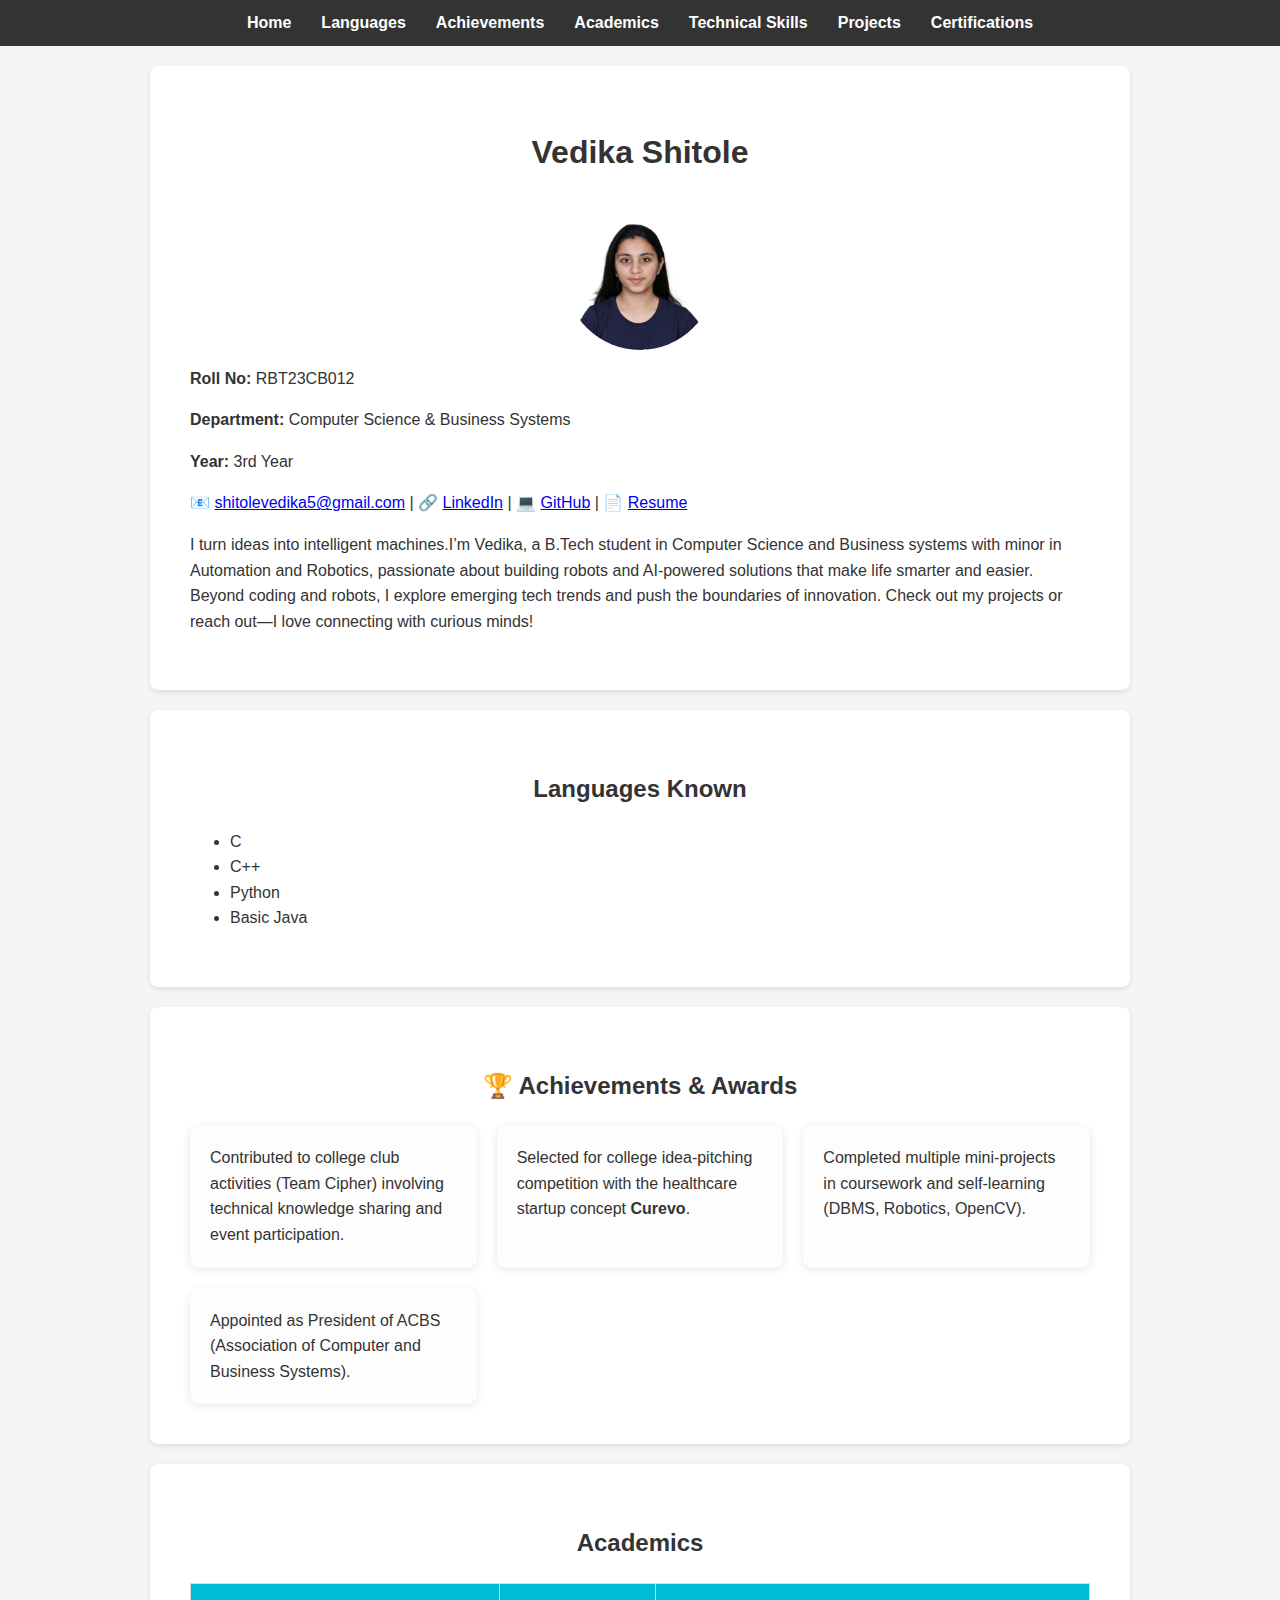
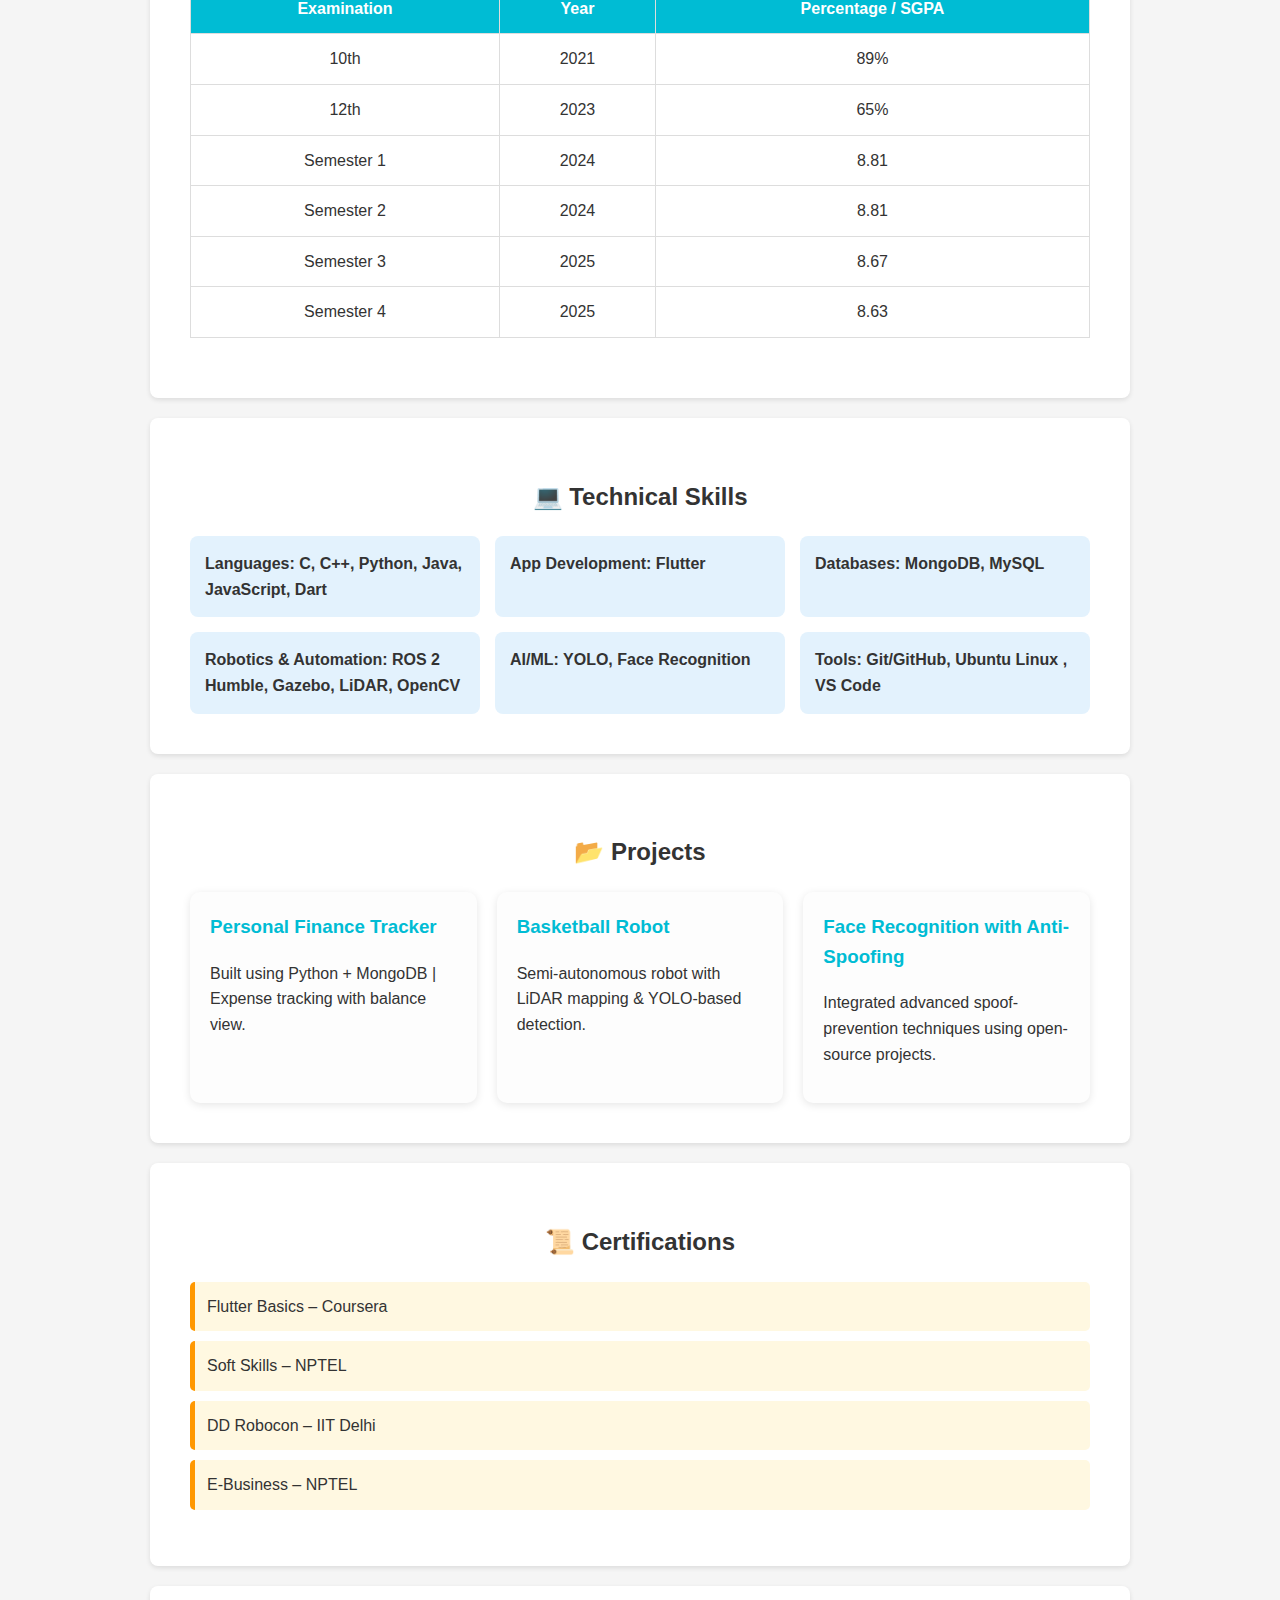
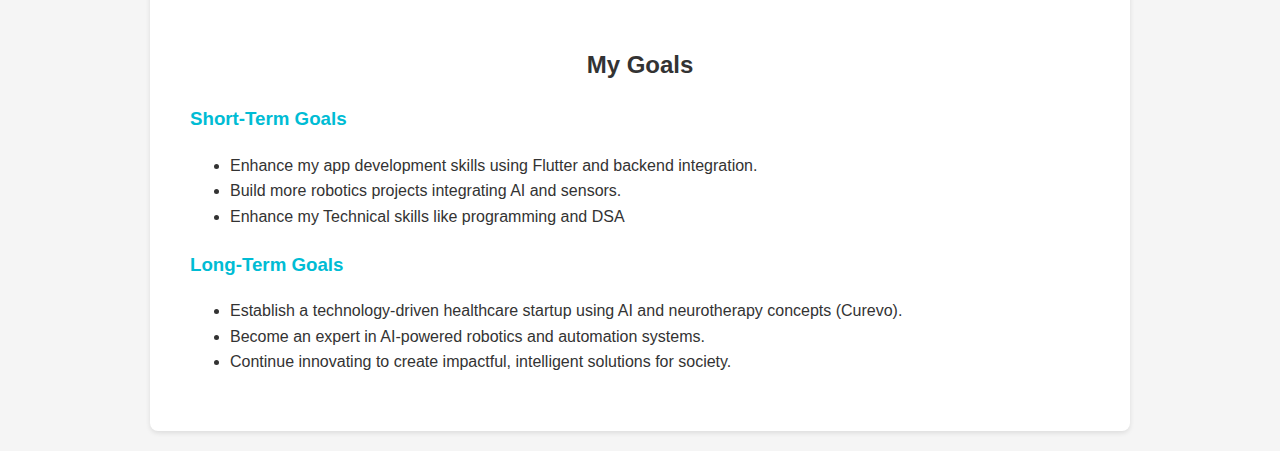
<file: index.html>
<!DOCTYPE html>
<html lang="en">
<head>
  <meta charset="UTF-8">
  <meta name="viewport" content="width=device-width, initial-scale=1.0">
  <title>My Portfolio - Vedika Shitole</title>
  <link rel="stylesheet" href="style.css">
</head>
<body>
  <!-- Navigation Bar -->
  <nav>
    <ul>
      <li><a href="#home">Home</a></li>
      <li><a href="#languages">Languages</a></li>
      <li><a href="#achievements">Achievements</a></li>
      <li><a href="#academics">Academics</a></li>
      <li><a href="#skills">Technical Skills</a></li>
      <li><a href="#projects">Projects</a></li>
      <li><a href="#certifications">Certifications</a></li>
    </ul>
  </nav>

  <!-- Home Section -->
  <section id="home">
    <h1>Vedika Shitole</h1>
    <img src="images/photo.jpg" alt="My Photo" class="profile-pic">
    <p><strong>Roll No:</strong> RBT23CB012</p>
    <p><strong>Department:</strong> Computer Science & Business Systems</p>
    <p><strong>Year:</strong> 3rd Year</p>
    <p>
      📧 <a href="mailto:shitolevedika5@gmail.com">shitolevedika5@gmail.com</a> |
      🔗 <a href="https://www.linkedin.com/in/vedika-shitole-301385289/?originalSubdomain=in" target="_blank">LinkedIn</a> |
      💻 <a href="https://github.com/vedika-shitole" target="_blank">GitHub</a> |
      📄 <a href="Resume.pdf" target="_blank">Resume</a>
    </p>
    <p class="intro">
      I turn ideas into intelligent machines.I’m Vedika, a B.Tech student in Computer Science and Business systems with minor in Automation and Robotics, passionate about building robots and AI-powered solutions that make life smarter and easier. Beyond coding and robots, I explore emerging tech trends and push the boundaries of innovation. Check out my projects or reach out—I love connecting with curious minds!
    </p>
  </section>

  <!-- Languages Known -->
  <section id="languages">
    <h2>Languages Known</h2>
    <ul>
      <li>C</li>
      <li>C++</li>
      <li>Python</li>
      <li>Basic Java</li>
    </ul>
  </section>

  <!-- Achievements -->
<section id="achievements">
  <h2>🏆 Achievements & Awards</h2>
  <div class="card-container">
    <div class="card">Contributed to college club activities (Team Cipher) involving technical knowledge sharing and event participation.</div>
    <div class="card">Selected for college idea-pitching competition with the healthcare startup concept <strong>Curevo</strong>.</div>
    <div class="card">Completed multiple mini-projects in coursework and self-learning (DBMS, Robotics, OpenCV).</div>
   <div class="card">Appointed as President of ACBS (Association of Computer and Business Systems).</div>
  </div>
</section>

  <!-- Academics -->
  <section id="academics">
    <h2>Academics</h2>
    <table>
      <tr>
        <th>Examination</th>
        <th>Year</th>
        <th>Percentage / SGPA</th>
      </tr>
      <tr>
        <td>10th</td>
        <td>2021</td>
        <td>89%</td>
      </tr>
      <tr>
        <td>12th</td>
        <td>2023</td>
        <td>65%</td>
      </tr>
      <tr>
        <td>Semester 1</td>
        <td>2024</td>
        <td>8.81</td>
      </tr>
      <tr>
        <td>Semester 2</td>
        <td>2024</td>
        <td>8.81</td>
      </tr>
      <tr>
        <td>Semester 3</td>
        <td>2025</td>
        <td>8.67</td>
      </tr>
      <tr>
        <td>Semester 4</td>
        <td>2025</td>
        <td>8.63</td>
      </tr>
    </table>
  </section>

<!-- Technical Skills -->
<section id="skills">
  <h2>💻 Technical Skills</h2>
  <div class="skills-grid">
    <div class="skill"><strong>Languages:</strong> C, C++, Python, Java, JavaScript, Dart</div>
    <div class="skill"><strong>App Development:</strong> Flutter</div>
    <div class="skill"><strong>Databases:</strong> MongoDB, MySQL</div>
    <div class="skill"><strong>Robotics & Automation:</strong> ROS 2 Humble, Gazebo, LiDAR, OpenCV</div>
    <div class="skill"><strong>AI/ML:</strong> YOLO, Face Recognition</div>
    <div class="skill"><strong>Tools:</strong> Git/GitHub, Ubuntu Linux , VS Code</div>
  </div>
</section>

<!-- Projects -->
<section id="projects">
  <h2>📂 Projects</h2>
  <div class="card-container">
    <div class="card">
      <h3>Personal Finance Tracker</h3>
      <p>Built using Python + MongoDB | Expense tracking with balance view.</p>
    </div>
    <div class="card">
      <h3>Basketball Robot</h3>
      <p>Semi-autonomous robot with LiDAR mapping & YOLO-based detection.</p>
    </div>
    <div class="card">
      <h3>Face Recognition with Anti-Spoofing</h3>
      <p>Integrated advanced spoof-prevention techniques using open-source projects.</p>
    </div>
  </div>
</section>

<!-- Certifications -->
<section id="certifications">
  <h2>📜 Certifications</h2>
  <ul class="cert-list">
    <li>Flutter Basics – Coursera</li>
    <li>Soft Skills – NPTEL</li>
    <li>DD Robocon – IIT Delhi</li>
    <li>E-Business – NPTEL</li>
  </ul>
</section>


  <!-- Goals -->
  <section id="goals">
    <h2>My Goals</h2>
    <h3>Short-Term Goals</h3>
    <ul>
      <li>Enhance my app development skills using Flutter and backend integration.</li>
      <li>Build more robotics projects integrating AI and sensors.</li>
      <li>Enhance my Technical skills like programming and DSA</li>
    </ul>

    <h3>Long-Term Goals</h3>
    <ul>
      <li>Establish a technology-driven healthcare startup using AI and neurotherapy concepts (Curevo).</li>
      <li>Become an expert in AI-powered robotics and automation systems.</li>
      <li>Continue innovating to create impactful, intelligent solutions for society.</li>
    </ul>
  </section>
</file>
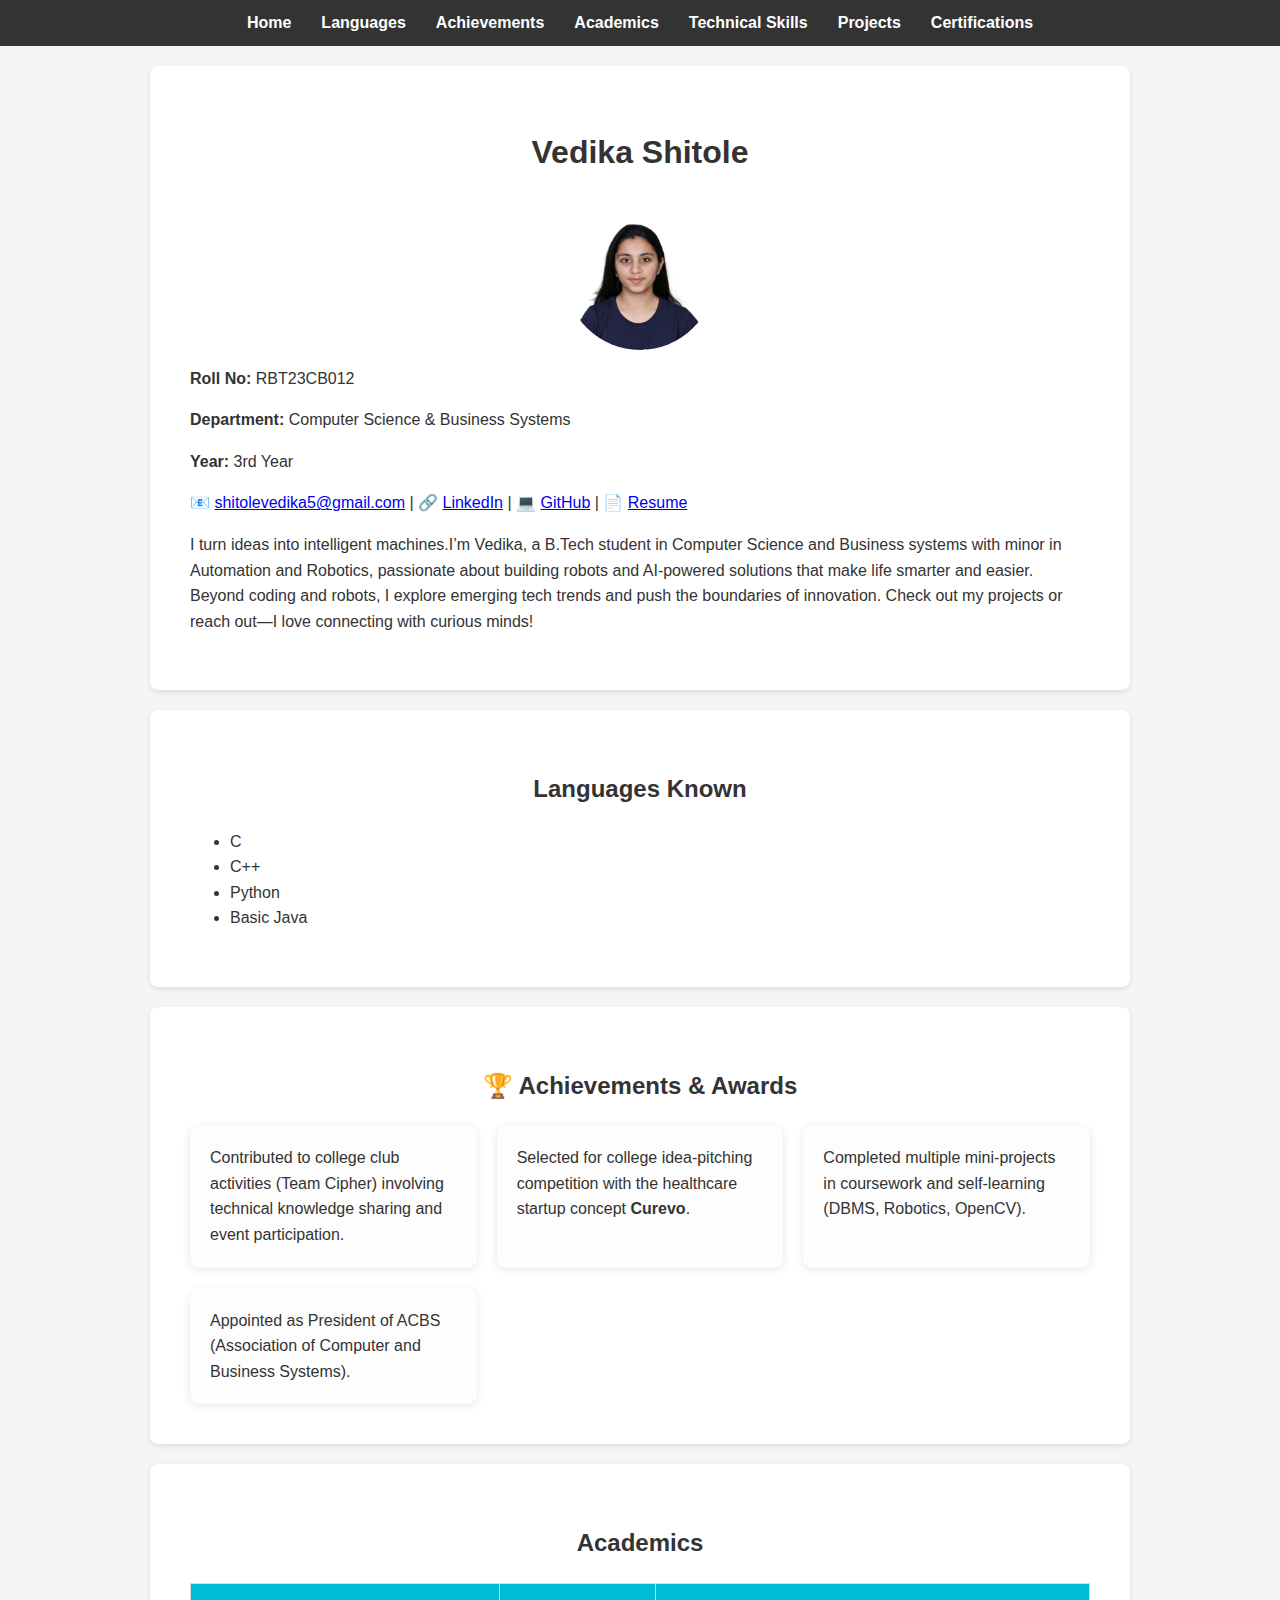
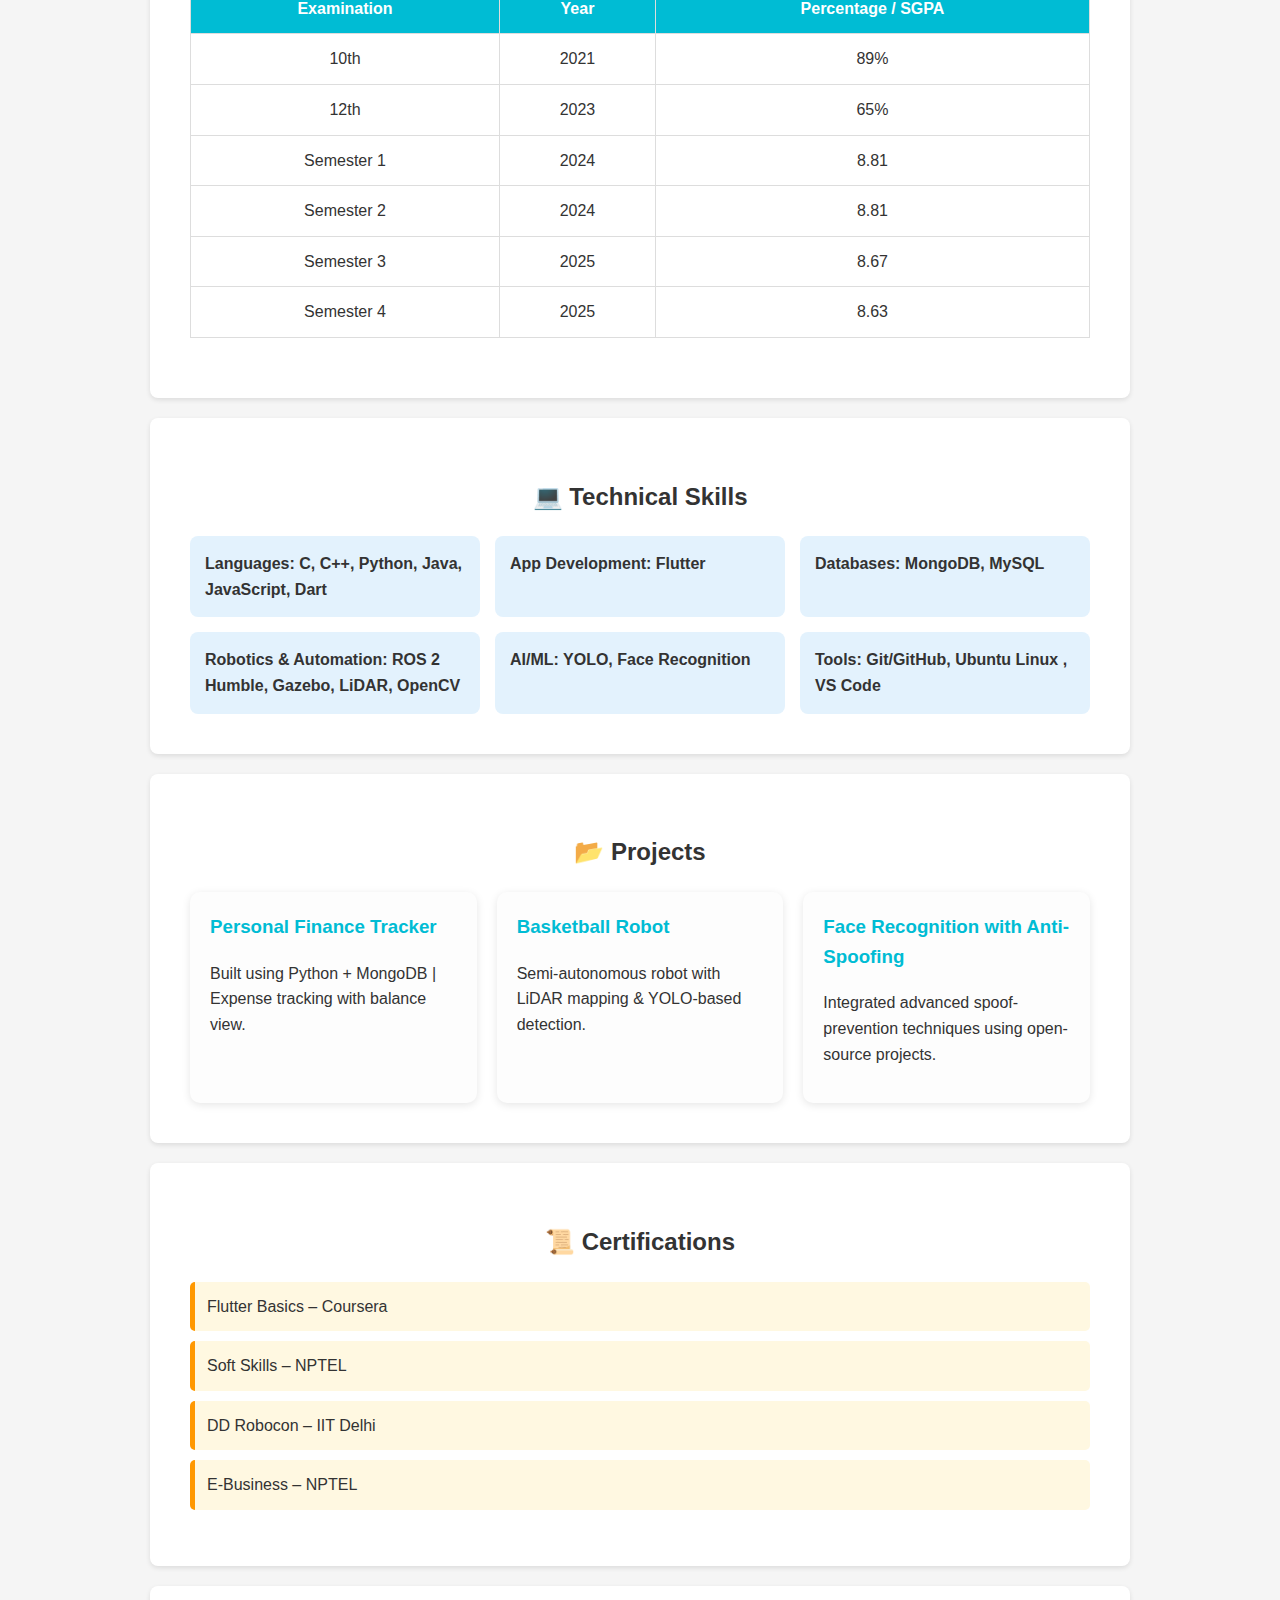
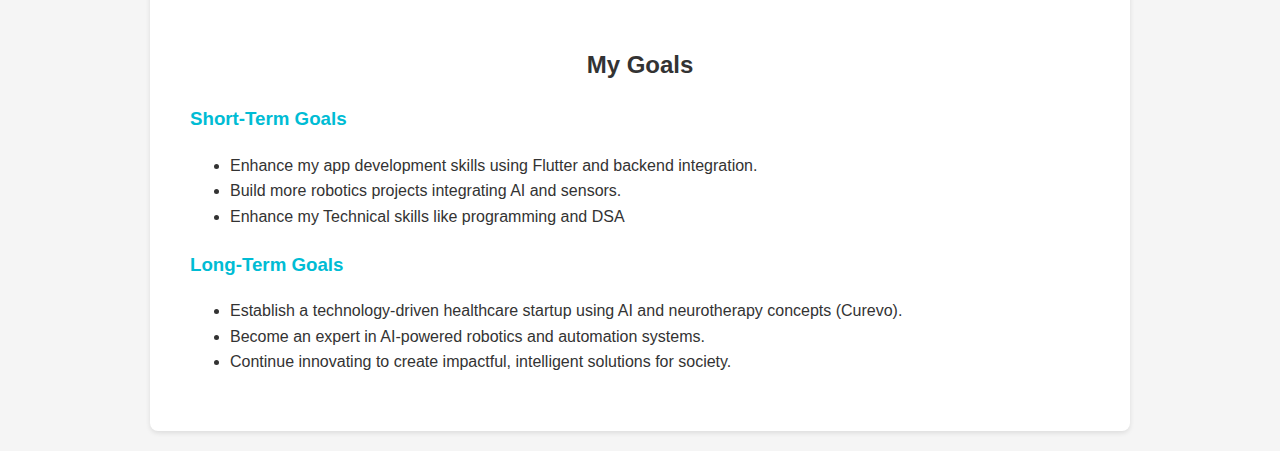
<file: index1.html>
<!DOCTYPE html>
<html lang="en">
<head>
  <meta charset="UTF-8">
  <meta name="viewport" content="width=device-width, initial-scale=1.0">
  <title>My Portfolio - Vedika Shitole</title>
  <link rel="stylesheet" href="style1.css">
</head>
<body>
  <!-- Navigation Bar -->
  <nav>
    <ul>
      <li><a href="#home">Home</a></li>
      <li><a href="#languages">Languages</a></li>
      <li><a href="#achievements">Achievements</a></li>
      <li><a href="#academics">Academics</a></li>
      <li><a href="#skills">Technical Skills</a></li>
      <li><a href="#projects">Projects</a></li>
      <li><a href="#certifications">Certifications</a></li>
    </ul>
  </nav>

  <!-- Home Section -->
  <section id="home">
    <h1>Vedika Shitole</h1>
    <img src="images/photo.jpg" alt="My Photo" class="profile-pic">
    <p><strong>Roll No:</strong> RBT23CB012</p>
    <p><strong>Department:</strong> Computer Science & Business Systems</p>
    <p><strong>Year:</strong> 3rd Year</p>
    <p>
      📧 <a href="mailto:shitolevedika5@gmail.com">shitolevedika5@gmail.com</a> |
      🔗 <a href="https://www.linkedin.com/in/vedika-shitole-301385289/?originalSubdomain=in" target="_blank">LinkedIn</a> |
      💻 <a href="https://github.com/vedika-shitole" target="_blank">GitHub</a> |
      📄 <a href="Resume.pdf" target="_blank">Resume</a>
    </p>
    <p class="intro">
      I turn ideas into intelligent machines.I’m Vedika, a B.Tech student in Computer Science and Business systems with minor in Automation and Robotics, passionate about building robots and AI-powered solutions that make life smarter and easier. Beyond coding and robots, I explore emerging tech trends and push the boundaries of innovation. Check out my projects or reach out—I love connecting with curious minds!
    </p>
  </section>

  <!-- Languages Known -->
  <section id="languages">
    <h2>Languages Known</h2>
    <ul>
      <li>C</li>
      <li>C++</li>
      <li>Python</li>
      <li>Basic Java</li>
    </ul>
  </section>

  <!-- Achievements -->
<section id="achievements">
  <h2>🏆 Achievements & Awards</h2>
  <div class="card-container">
    <div class="card">Contributed to college club activities (Team Cipher) involving technical knowledge sharing and event participation.</div>
    <div class="card">Selected for college idea-pitching competition with the healthcare startup concept <strong>Curevo</strong>.</div>
    <div class="card">Completed multiple mini-projects in coursework and self-learning (DBMS, Robotics, OpenCV).</div>
   <div class="card">Appointed as President of ACBS (Association of Computer and Business Systems).</div>
  </div>
</section>

  <!-- Academics -->
  <section id="academics">
    <h2>Academics</h2>
    <table>
      <tr>
        <th>Examination</th>
        <th>Year</th>
        <th>Percentage / SGPA</th>
      </tr>
      <tr>
        <td>10th</td>
        <td>2021</td>
        <td>89%</td>
      </tr>
      <tr>
        <td>12th</td>
        <td>2023</td>
        <td>65%</td>
      </tr>
      <tr>
        <td>Semester 1</td>
        <td>2024</td>
        <td>8.81</td>
      </tr>
      <tr>
        <td>Semester 2</td>
        <td>2024</td>
        <td>8.81</td>
      </tr>
      <tr>
        <td>Semester 3</td>
        <td>2025</td>
        <td>8.67</td>
      </tr>
      <tr>
        <td>Semester 4</td>
        <td>2025</td>
        <td>8.63</td>
      </tr>
    </table>
  </section>

<!-- Technical Skills -->
<section id="skills">
  <h2>💻 Technical Skills</h2>
  <div class="skills-grid">
    <div class="skill"><strong>Languages:</strong> C, C++, Python, Java, JavaScript, Dart</div>
    <div class="skill"><strong>App Development:</strong> Flutter</div>
    <div class="skill"><strong>Databases:</strong> MongoDB, MySQL</div>
    <div class="skill"><strong>Robotics & Automation:</strong> ROS 2 Humble, Gazebo, LiDAR, OpenCV</div>
    <div class="skill"><strong>AI/ML:</strong> YOLO, Face Recognition</div>
    <div class="skill"><strong>Tools:</strong> Git/GitHub, Ubuntu Linux , VS Code</div>
  </div>
</section>

<!-- Projects -->
<section id="projects">
  <h2>📂 Projects</h2>
  <div class="card-container">
    <div class="card">
      <h3>Personal Finance Tracker</h3>
      <p>Built using Python + MongoDB | Expense tracking with balance view.</p>
    </div>
    <div class="card">
      <h3>Basketball Robot</h3>
      <p>Semi-autonomous robot with LiDAR mapping & YOLO-based detection.</p>
    </div>
    <div class="card">
      <h3>Face Recognition with Anti-Spoofing</h3>
      <p>Integrated advanced spoof-prevention techniques using open-source projects.</p>
    </div>
  </div>
</section>

<!-- Certifications -->
<section id="certifications">
  <h2>📜 Certifications</h2>
  <ul class="cert-list">
    <li>Flutter Basics – Coursera</li>
    <li>Soft Skills – NPTEL</li>
    <li>DD Robocon – IIT Delhi</li>
    <li>E-Business – NPTEL</li>
  </ul>
</section>


  <!-- Goals -->
  <section id="goals">
    <h2>My Goals</h2>
    <h3>Short-Term Goals</h3>
    <ul>
      <li>Enhance my app development skills using Flutter and backend integration.</li>
      <li>Build more robotics projects integrating AI and sensors.</li>
      <li>Enhance my Technical skills like programming and DSA</li>
    </ul>

    <h3>Long-Term Goals</h3>
    <ul>
      <li>Establish a technology-driven healthcare startup using AI and neurotherapy concepts (Curevo).</li>
      <li>Become an expert in AI-powered robotics and automation systems.</li>
      <li>Continue innovating to create impactful, intelligent solutions for society.</li>
    </ul>
  </section>
</file>
<file: style.css>
/* General */
body {
  font-family: Arial, sans-serif;
  margin: 0;
  padding: 0;
  line-height: 1.6;
  background: #f5f5f5;
  color: #333;
}

/* Navigation Bar */
nav {
  background: #333;
  color: #fff;
  padding: 10px 0;
  position: sticky;
  top: 0;
}

nav ul {
  display: flex;
  justify-content: center;
  list-style: none;
  margin: 0;
  padding: 0;
}

nav ul li {
  margin: 0 15px;
}

nav ul li a {
  color: #fff;
  text-decoration: none;
  font-weight: bold;
}

nav ul li a:hover {
  color: #00bcd4;
}

/* Sections */
section {
  padding: 40px;
  margin: 20px auto;
  max-width: 900px;
  background: #fff;
  border-radius: 8px;
  box-shadow: 0 2px 5px rgba(0,0,0,0.1);
}

/* Headings */
h1, h2 {
  text-align: center;
  color: #333;
}

/* Profile Picture */
.profile-pic {
  display: block;
  margin: 10px auto;
  width: 150px;
  height: 150px;
  border-radius: 50%;
  object-fit: cover;
}

/* Tables */
table {
  width: 100%;
  border-collapse: collapse;
  margin: 20px 0;
}

table, th, td {
  border: 1px solid #ddd;
}

th, td {
  padding: 12px;
  text-align: center;
}

th {
  background: #00bcd4;
  color: #fff;
}

/* Footer */
footer {
  text-align: center;
  padding: 15px;
  background: #333;
  color: #fff;
  margin-top: 20px;
}

/* Card Layout */
.card-container {
  display: grid;
  grid-template-columns: repeat(auto-fit, minmax(250px, 1fr));
  gap: 20px;
  margin-top: 20px;
}

.card {
  background: #fdfdfd;
  padding: 20px;
  border-radius: 10px;
  box-shadow: 0 2px 8px rgba(0,0,0,0.1);
  transition: transform 0.2s ease-in-out;
}

.card:hover {
  transform: translateY(-5px);
  box-shadow: 0 4px 12px rgba(0,0,0,0.2);
}

.card h3 {
  margin-top: 0;
  color: #00bcd4;
}

/* Skills Grid */
.skills-grid {
  display: grid;
  grid-template-columns: repeat(auto-fit, minmax(280px, 1fr));
  gap: 15px;
  margin-top: 20px;
}

.skill {
  background: #e3f2fd;
  padding: 15px;
  border-radius: 8px;
  font-weight: bold;
  color: #333;
}

/* Certifications */
.cert-list {
  list-style: none;
  padding: 0;
  margin-top: 20px;
}

.cert-list li {
  background: #fff8e1;
  margin: 10px 0;
  padding: 12px;
  border-left: 5px solid #ff9800;
  border-radius: 5px;
}

#goals {
  background: #fff;
  padding: 40px;
  margin: 20px auto;
  max-width: 900px;
  border-radius: 8px;
  box-shadow: 0 2px 5px rgba(0,0,0,0.1);
}

#goals h3 {
  color: #00bcd4;
  margin-top: 20px;
}
</file>
<file: style1.css>
/* General */
body {
  font-family: Arial, sans-serif;
  margin: 0;
  padding: 0;
  line-height: 1.6;
  background: #f5f5f5;
  color: #333;
}

/* Navigation Bar */
nav {
  background: #333;
  color: #fff;
  padding: 10px 0;
  position: sticky;
  top: 0;
}

nav ul {
  display: flex;
  justify-content: center;
  list-style: none;
  margin: 0;
  padding: 0;
}

nav ul li {
  margin: 0 15px;
}

nav ul li a {
  color: #fff;
  text-decoration: none;
  font-weight: bold;
}

nav ul li a:hover {
  color: #00bcd4;
}

/* Sections */
section {
  padding: 40px;
  margin: 20px auto;
  max-width: 900px;
  background: #fff;
  border-radius: 8px;
  box-shadow: 0 2px 5px rgba(0,0,0,0.1);
}

/* Headings */
h1, h2 {
  text-align: center;
  color: #333;
}

/* Profile Picture */
.profile-pic {
  display: block;
  margin: 10px auto;
  width: 150px;
  height: 150px;
  border-radius: 50%;
  object-fit: cover;
}

/* Tables */
table {
  width: 100%;
  border-collapse: collapse;
  margin: 20px 0;
}

table, th, td {
  border: 1px solid #ddd;
}

th, td {
  padding: 12px;
  text-align: center;
}

th {
  background: #00bcd4;
  color: #fff;
}

/* Footer */
footer {
  text-align: center;
  padding: 15px;
  background: #333;
  color: #fff;
  margin-top: 20px;
}

/* Card Layout */
.card-container {
  display: grid;
  grid-template-columns: repeat(auto-fit, minmax(250px, 1fr));
  gap: 20px;
  margin-top: 20px;
}

.card {
  background: #fdfdfd;
  padding: 20px;
  border-radius: 10px;
  box-shadow: 0 2px 8px rgba(0,0,0,0.1);
  transition: transform 0.2s ease-in-out;
}

.card:hover {
  transform: translateY(-5px);
  box-shadow: 0 4px 12px rgba(0,0,0,0.2);
}

.card h3 {
  margin-top: 0;
  color: #00bcd4;
}

/* Skills Grid */
.skills-grid {
  display: grid;
  grid-template-columns: repeat(auto-fit, minmax(280px, 1fr));
  gap: 15px;
  margin-top: 20px;
}

.skill {
  background: #e3f2fd;
  padding: 15px;
  border-radius: 8px;
  font-weight: bold;
  color: #333;
}

/* Certifications */
.cert-list {
  list-style: none;
  padding: 0;
  margin-top: 20px;
}

.cert-list li {
  background: #fff8e1;
  margin: 10px 0;
  padding: 12px;
  border-left: 5px solid #ff9800;
  border-radius: 5px;
}

#goals {
  background: #fff;
  padding: 40px;
  margin: 20px auto;
  max-width: 900px;
  border-radius: 8px;
  box-shadow: 0 2px 5px rgba(0,0,0,0.1);
}

#goals h3 {
  color: #00bcd4;
  margin-top: 20px;
}
</file>
